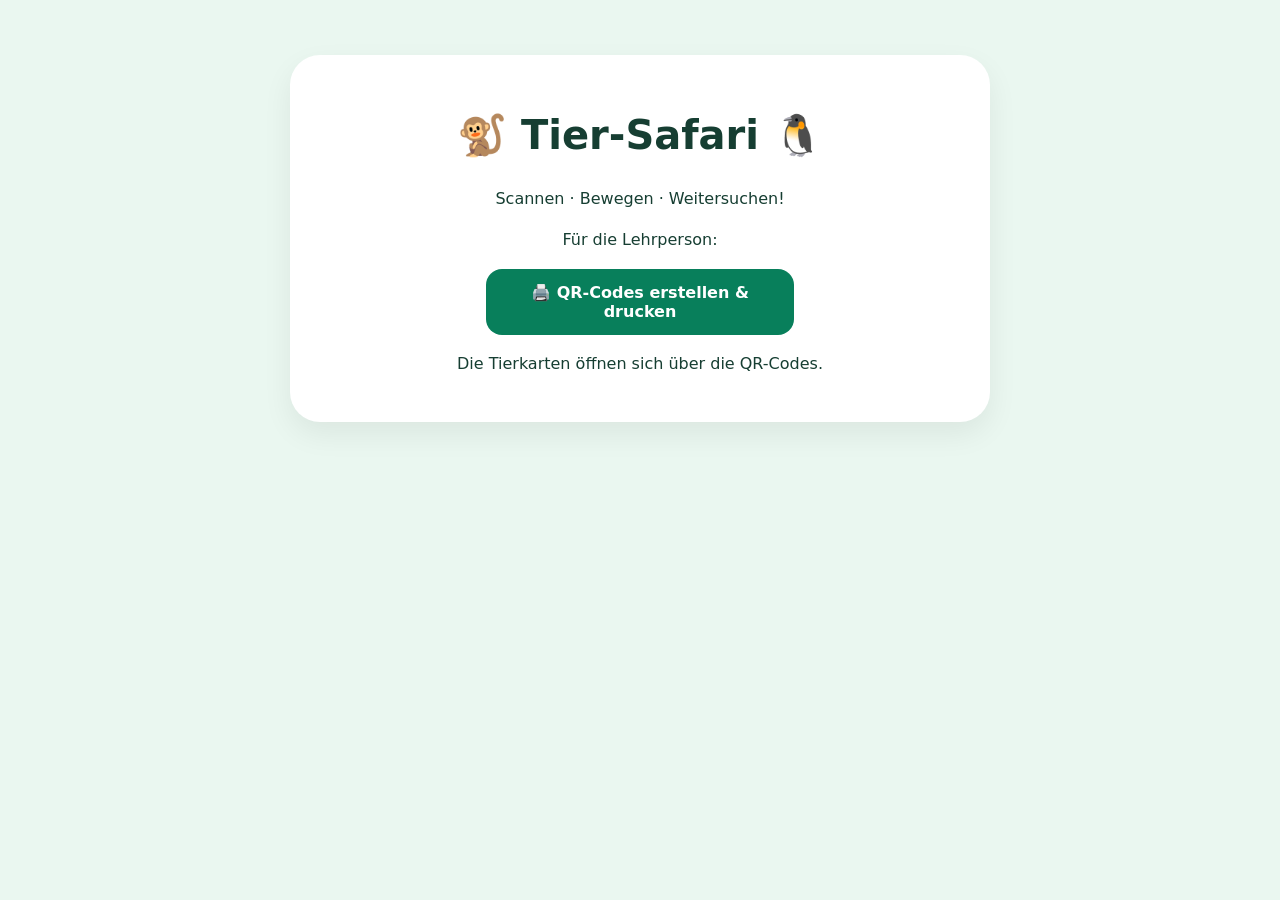
<file: index.html>
<!doctype html><html lang="de"><head><meta charset="utf-8"><meta name="viewport" content="width=device-width,initial-scale=1"><title>Tier-Safari 🐒</title><style>body{font-family:system-ui;background:#eaf7f0;color:#163e32;margin:0;padding:25px;text-align:center}main{max-width:640px;margin:30px auto;background:white;padding:30px;border-radius:30px;box-shadow:0 12px 30px #0001}h1{font-size:2.5rem}a{display:block;background:#087f5b;color:white;text-decoration:none;margin:12px auto;padding:14px;border-radius:16px;max-width:280px;font-weight:bold}p{line-height:1.6}</style></head><body><main><h1>🐒 Tier-Safari 🐧</h1><p>Scannen · Bewegen · Weitersuchen!</p><p>Für die Lehrperson:</p><a href="qr-drucken.html">🖨️ QR-Codes erstellen & drucken</a><p>Die Tierkarten öffnen sich über die QR-Codes.</p></main></body></html>
</file>
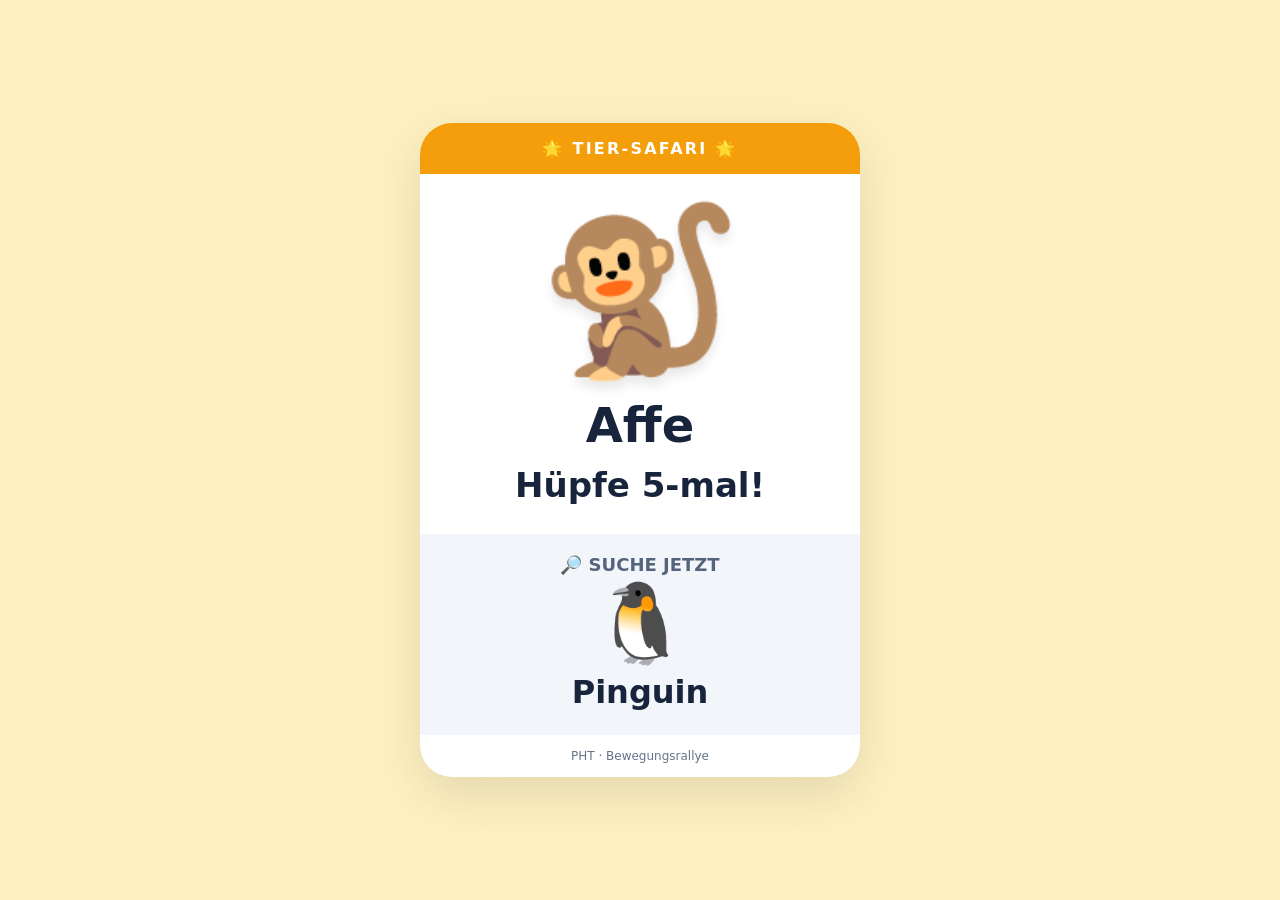
<file: affe.html>
<!doctype html><html lang="de"><head><meta charset="utf-8"><meta name="viewport" content="width=device-width,initial-scale=1"><meta name="theme-color" content="#f59e0b"><title>Affe · Tier-Safari</title><link rel="stylesheet" href="style.css"><style>:root{--bg:#fff1bf;--accent:#f59e0b}</style></head><body><main class="card"><div class="top">🌟 TIER-SAFARI 🌟</div><div class="animal" role="img" aria-label="Affe">🐒</div><h1>Affe</h1><div class="task">Hüpfe 5-mal!</div><section class="next"><small>🔎 SUCHE JETZT</small><div class="nextanimal" role="img" aria-label="Pinguin">🐧</div><strong>Pinguin</strong></section><div class="footer">PHT · Bewegungsrallye</div></main></body></html>
</file>
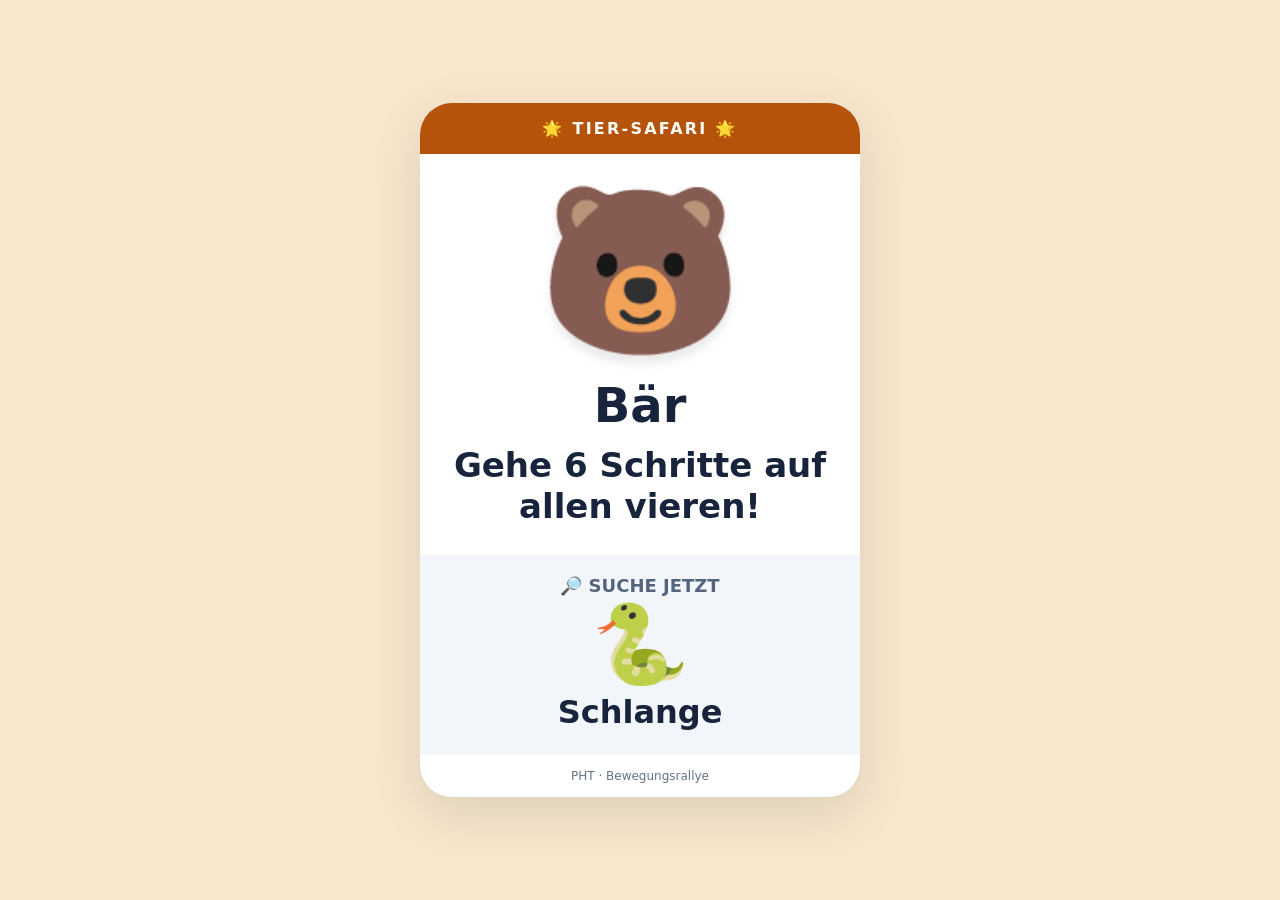
<file: baer.html>
<!doctype html><html lang="de"><head><meta charset="utf-8"><meta name="viewport" content="width=device-width,initial-scale=1"><meta name="theme-color" content="#b45309"><title>Bär · Tier-Safari</title><link rel="stylesheet" href="style.css"><style>:root{--bg:#f9e7cc;--accent:#b45309}</style></head><body><main class="card"><div class="top">🌟 TIER-SAFARI 🌟</div><div class="animal" role="img" aria-label="Bär">🐻</div><h1>Bär</h1><div class="task">Gehe 6 Schritte auf allen vieren!</div><section class="next"><small>🔎 SUCHE JETZT</small><div class="nextanimal" role="img" aria-label="Schlange">🐍</div><strong>Schlange</strong></section><div class="footer">PHT · Bewegungsrallye</div></main></body></html>
</file>
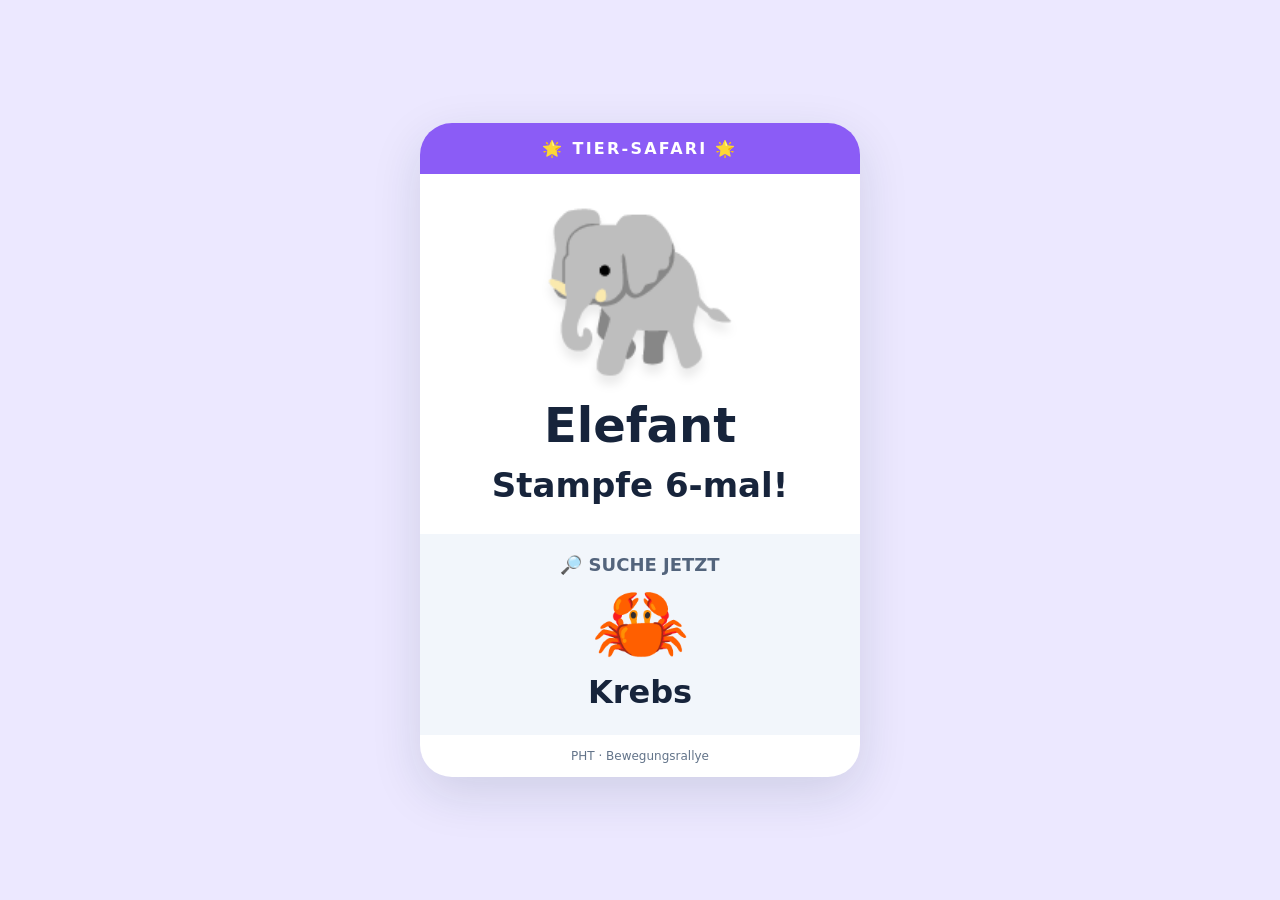
<file: elefant.html>
<!doctype html><html lang="de"><head><meta charset="utf-8"><meta name="viewport" content="width=device-width,initial-scale=1"><meta name="theme-color" content="#8b5cf6"><title>Elefant · Tier-Safari</title><link rel="stylesheet" href="style.css"><style>:root{--bg:#ece8ff;--accent:#8b5cf6}</style></head><body><main class="card"><div class="top">🌟 TIER-SAFARI 🌟</div><div class="animal" role="img" aria-label="Elefant">🐘</div><h1>Elefant</h1><div class="task">Stampfe 6-mal!</div><section class="next"><small>🔎 SUCHE JETZT</small><div class="nextanimal" role="img" aria-label="Krebs">🦀</div><strong>Krebs</strong></section><div class="footer">PHT · Bewegungsrallye</div></main></body></html>
</file>
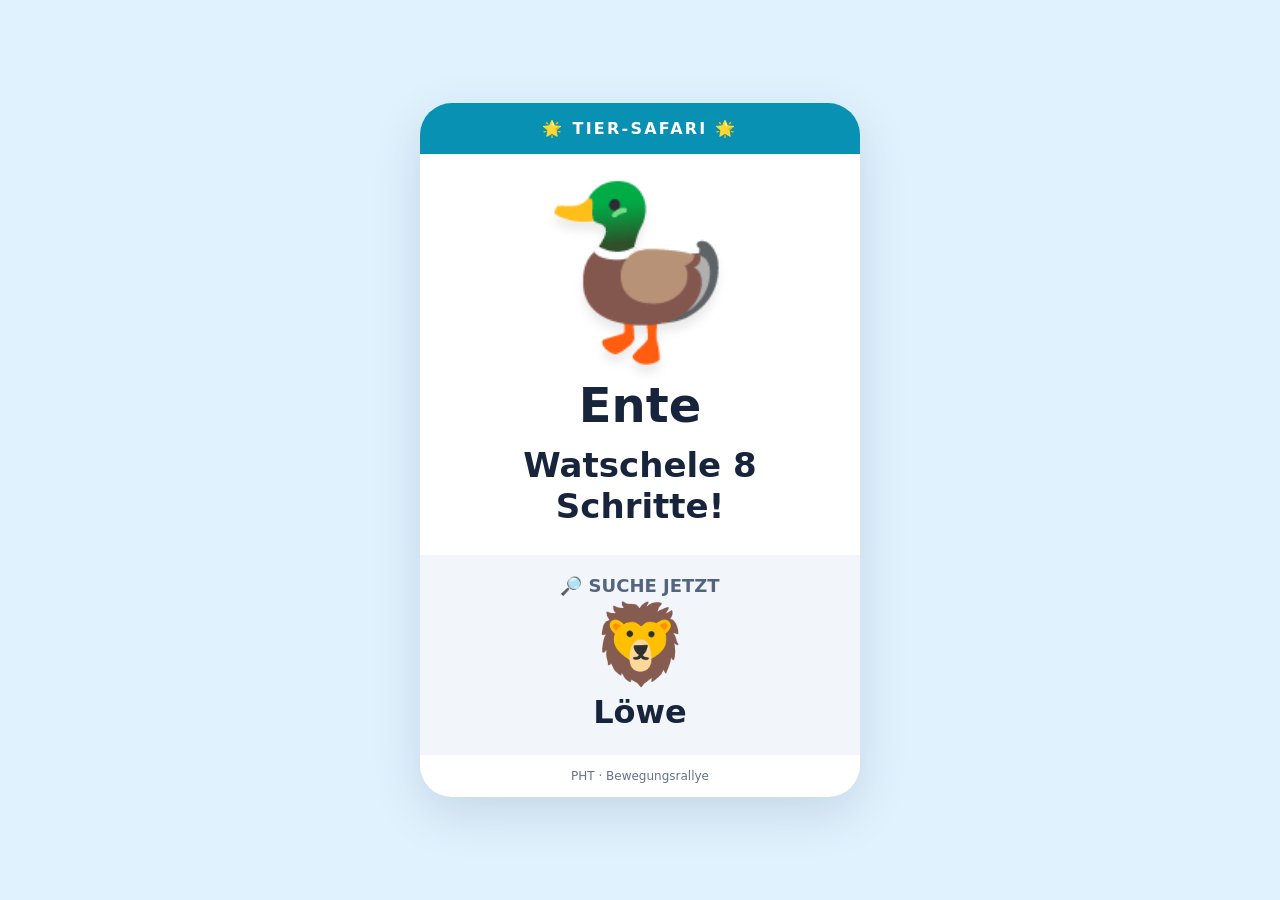
<file: ente.html>
<!doctype html><html lang="de"><head><meta charset="utf-8"><meta name="viewport" content="width=device-width,initial-scale=1"><meta name="theme-color" content="#0891b2"><title>Ente · Tier-Safari</title><link rel="stylesheet" href="style.css"><style>:root{--bg:#e0f2fe;--accent:#0891b2}</style></head><body><main class="card"><div class="top">🌟 TIER-SAFARI 🌟</div><div class="animal" role="img" aria-label="Ente">🦆</div><h1>Ente</h1><div class="task">Watschele 8 Schritte!</div><section class="next"><small>🔎 SUCHE JETZT</small><div class="nextanimal" role="img" aria-label="Löwe">🦁</div><strong>Löwe</strong></section><div class="footer">PHT · Bewegungsrallye</div></main></body></html>
</file>
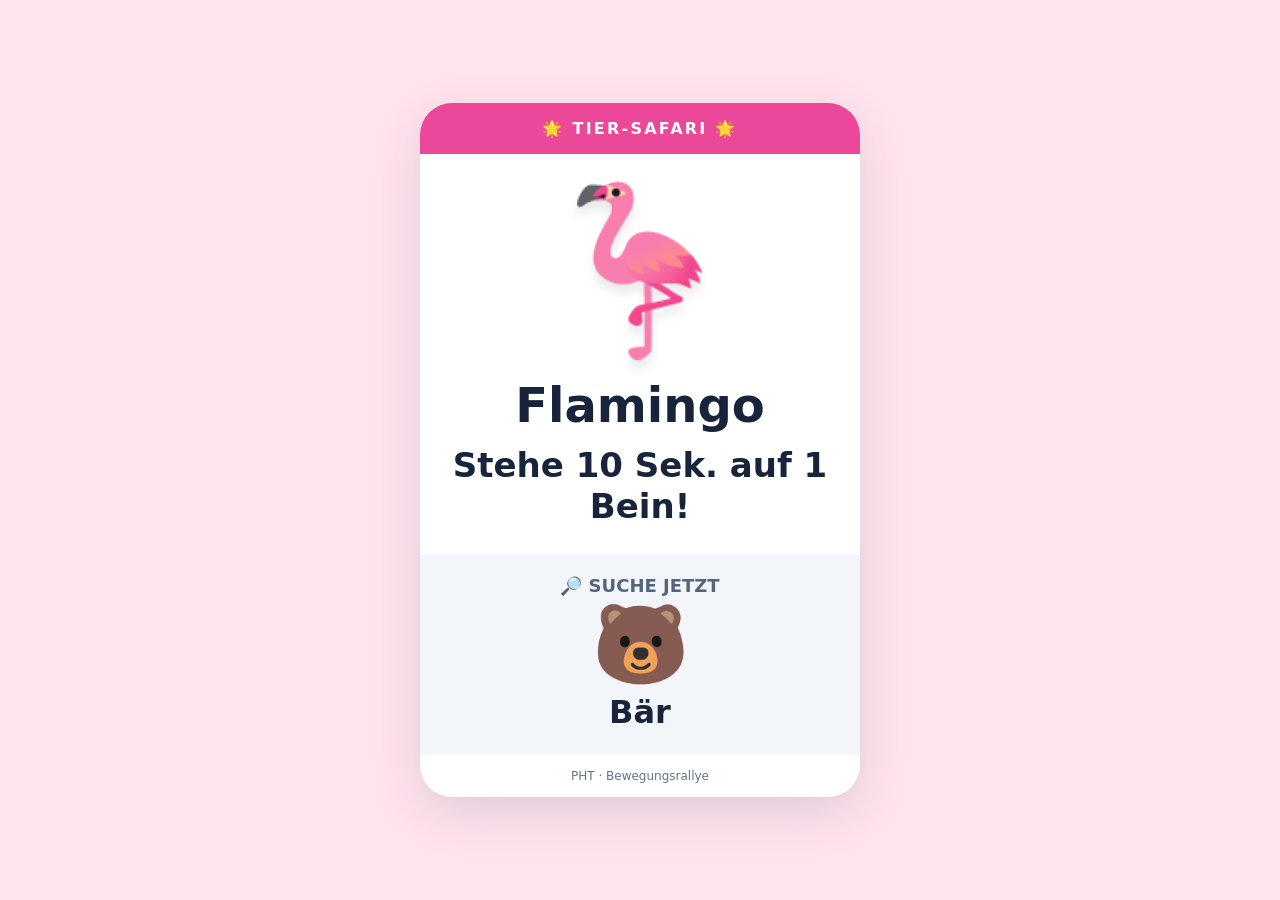
<file: flamingo.html>
<!doctype html><html lang="de"><head><meta charset="utf-8"><meta name="viewport" content="width=device-width,initial-scale=1"><meta name="theme-color" content="#ec4899"><title>Flamingo · Tier-Safari</title><link rel="stylesheet" href="style.css"><style>:root{--bg:#ffe4ef;--accent:#ec4899}</style></head><body><main class="card"><div class="top">🌟 TIER-SAFARI 🌟</div><div class="animal" role="img" aria-label="Flamingo">🦩</div><h1>Flamingo</h1><div class="task">Stehe 10 Sek. auf 1 Bein!</div><section class="next"><small>🔎 SUCHE JETZT</small><div class="nextanimal" role="img" aria-label="Bär">🐻</div><strong>Bär</strong></section><div class="footer">PHT · Bewegungsrallye</div></main></body></html>
</file>
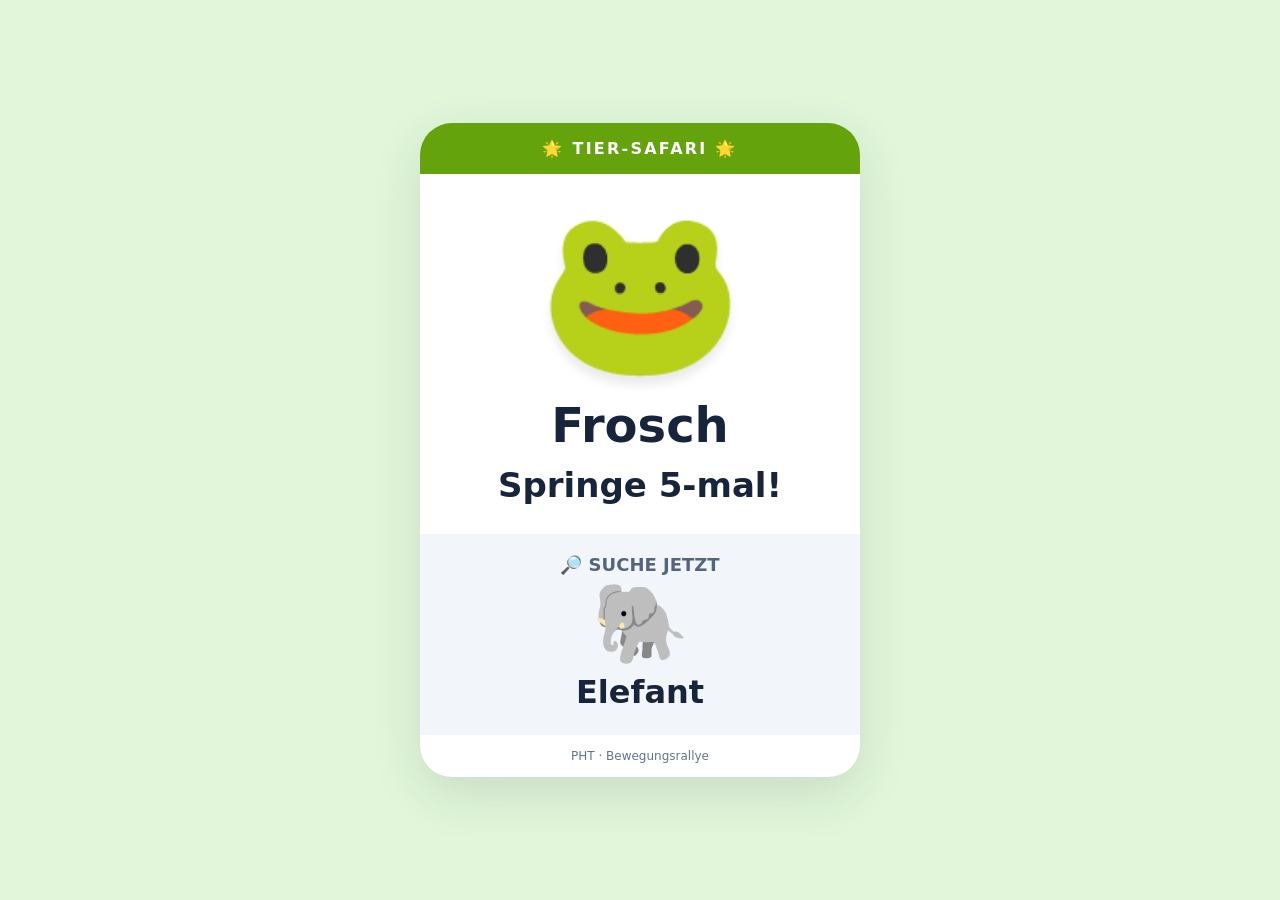
<file: frosch.html>
<!doctype html><html lang="de"><head><meta charset="utf-8"><meta name="viewport" content="width=device-width,initial-scale=1"><meta name="theme-color" content="#65a30d"><title>Frosch · Tier-Safari</title><link rel="stylesheet" href="style.css"><style>:root{--bg:#e2f7d9;--accent:#65a30d}</style></head><body><main class="card"><div class="top">🌟 TIER-SAFARI 🌟</div><div class="animal" role="img" aria-label="Frosch">🐸</div><h1>Frosch</h1><div class="task">Springe 5-mal!</div><section class="next"><small>🔎 SUCHE JETZT</small><div class="nextanimal" role="img" aria-label="Elefant">🐘</div><strong>Elefant</strong></section><div class="footer">PHT · Bewegungsrallye</div></main></body></html>
</file>
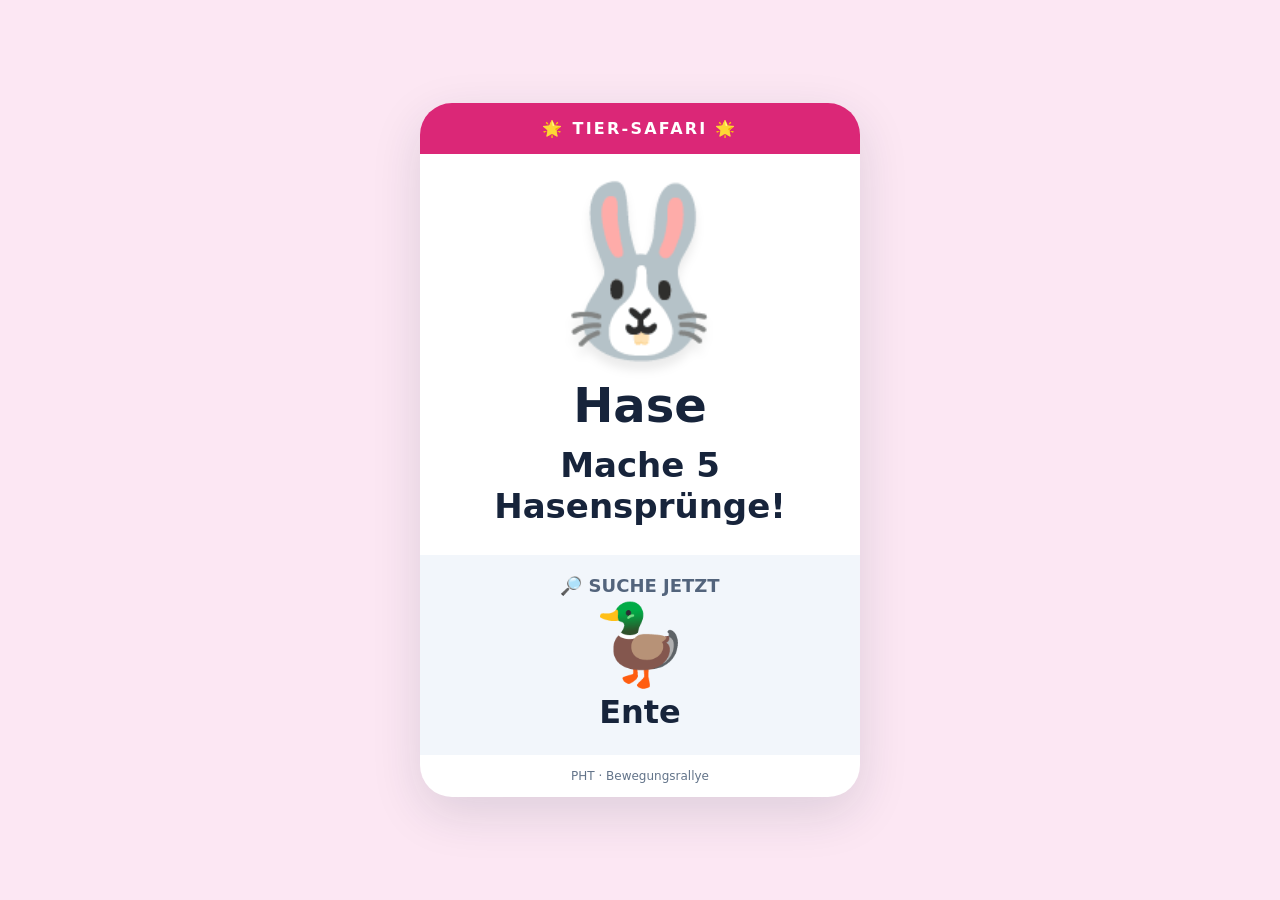
<file: hase.html>
<!doctype html><html lang="de"><head><meta charset="utf-8"><meta name="viewport" content="width=device-width,initial-scale=1"><meta name="theme-color" content="#db2777"><title>Hase · Tier-Safari</title><link rel="stylesheet" href="style.css"><style>:root{--bg:#fce7f3;--accent:#db2777}</style></head><body><main class="card"><div class="top">🌟 TIER-SAFARI 🌟</div><div class="animal" role="img" aria-label="Hase">🐰</div><h1>Hase</h1><div class="task">Mache 5 Hasensprünge!</div><section class="next"><small>🔎 SUCHE JETZT</small><div class="nextanimal" role="img" aria-label="Ente">🦆</div><strong>Ente</strong></section><div class="footer">PHT · Bewegungsrallye</div></main></body></html>
</file>
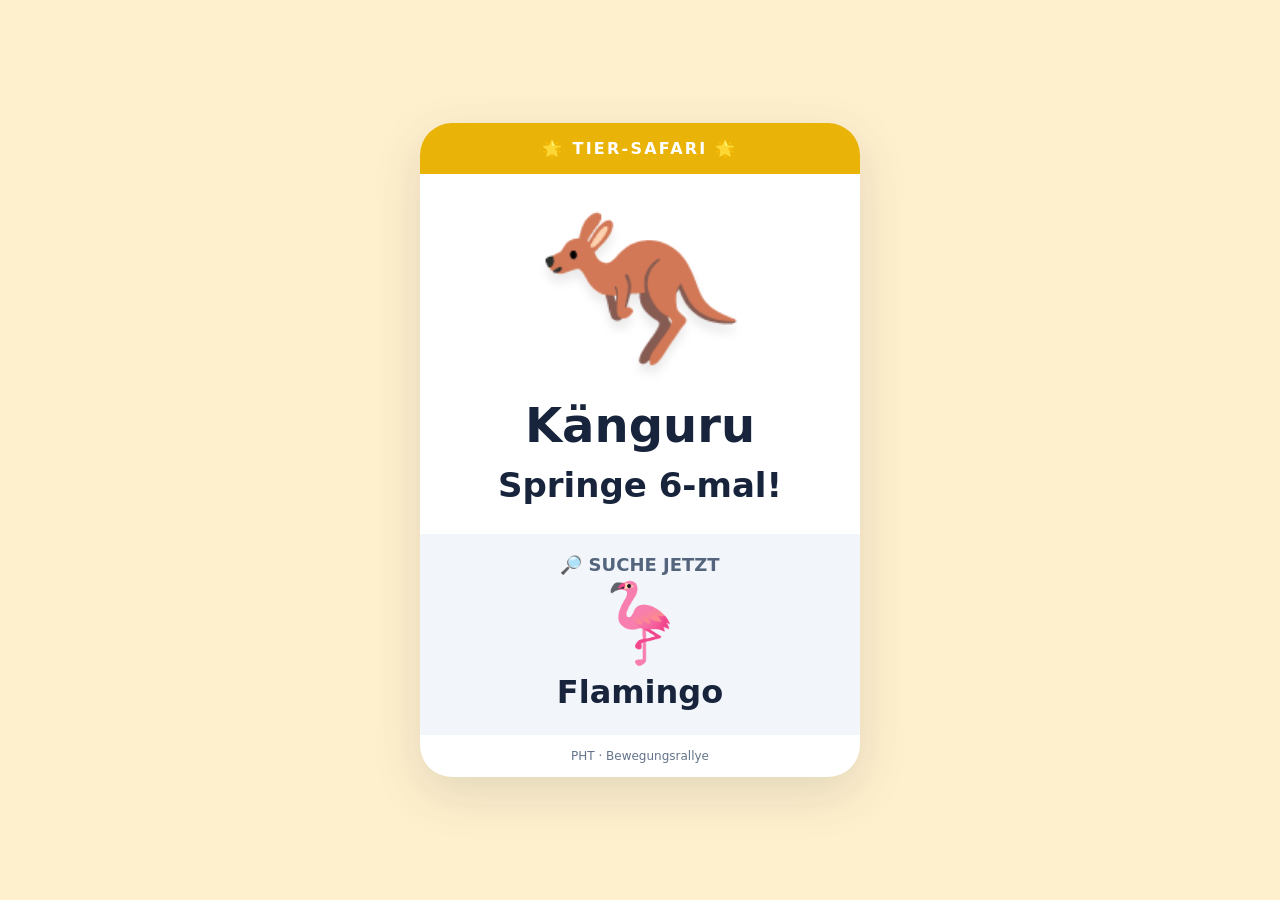
<file: kaenguru.html>
<!doctype html><html lang="de"><head><meta charset="utf-8"><meta name="viewport" content="width=device-width,initial-scale=1"><meta name="theme-color" content="#eab308"><title>Känguru · Tier-Safari</title><link rel="stylesheet" href="style.css"><style>:root{--bg:#fff0cd;--accent:#eab308}</style></head><body><main class="card"><div class="top">🌟 TIER-SAFARI 🌟</div><div class="animal" role="img" aria-label="Känguru">🦘</div><h1>Känguru</h1><div class="task">Springe 6-mal!</div><section class="next"><small>🔎 SUCHE JETZT</small><div class="nextanimal" role="img" aria-label="Flamingo">🦩</div><strong>Flamingo</strong></section><div class="footer">PHT · Bewegungsrallye</div></main></body></html>
</file>
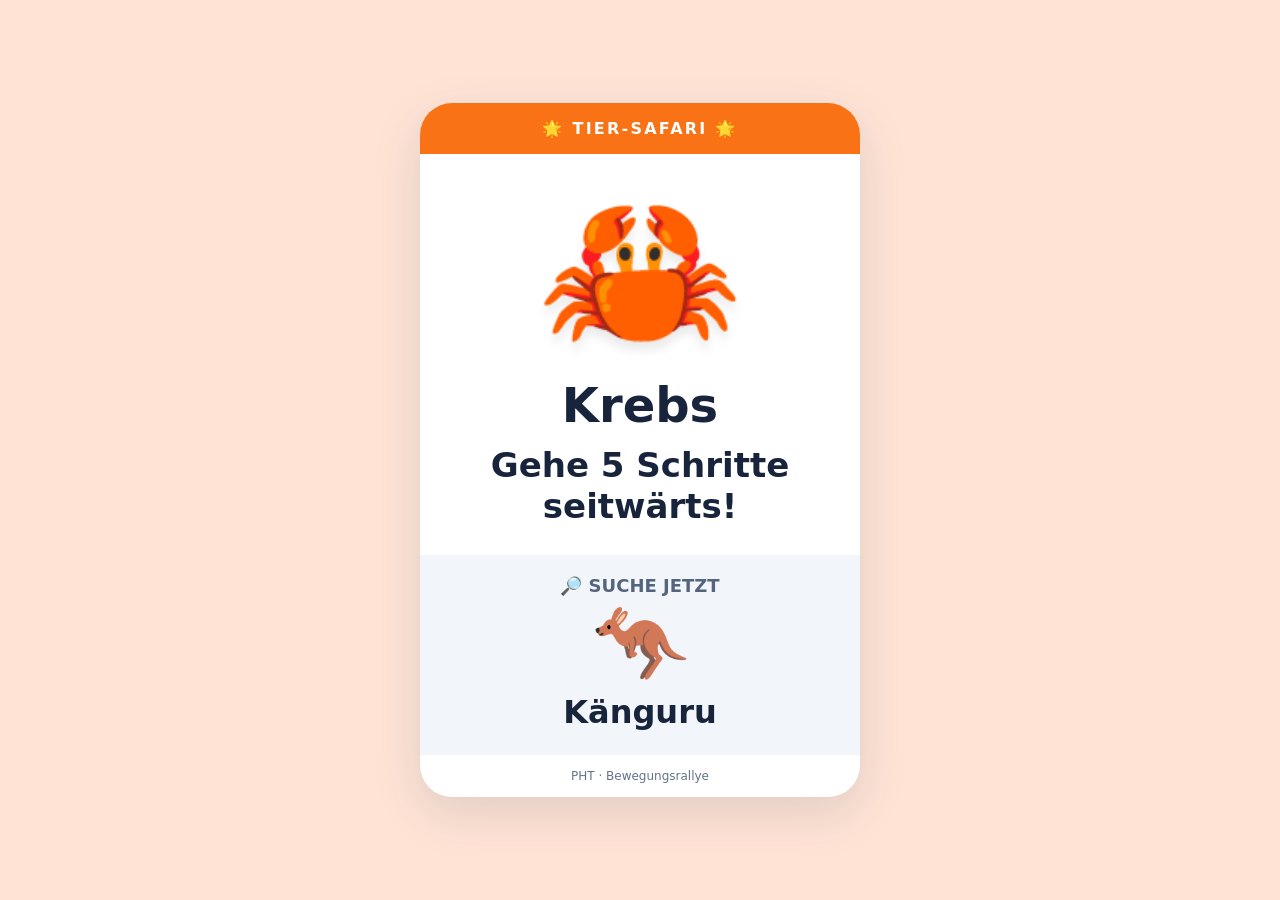
<file: krebs.html>
<!doctype html><html lang="de"><head><meta charset="utf-8"><meta name="viewport" content="width=device-width,initial-scale=1"><meta name="theme-color" content="#f97316"><title>Krebs · Tier-Safari</title><link rel="stylesheet" href="style.css"><style>:root{--bg:#ffe4d6;--accent:#f97316}</style></head><body><main class="card"><div class="top">🌟 TIER-SAFARI 🌟</div><div class="animal" role="img" aria-label="Krebs">🦀</div><h1>Krebs</h1><div class="task">Gehe 5 Schritte seitwärts!</div><section class="next"><small>🔎 SUCHE JETZT</small><div class="nextanimal" role="img" aria-label="Känguru">🦘</div><strong>Känguru</strong></section><div class="footer">PHT · Bewegungsrallye</div></main></body></html>
</file>
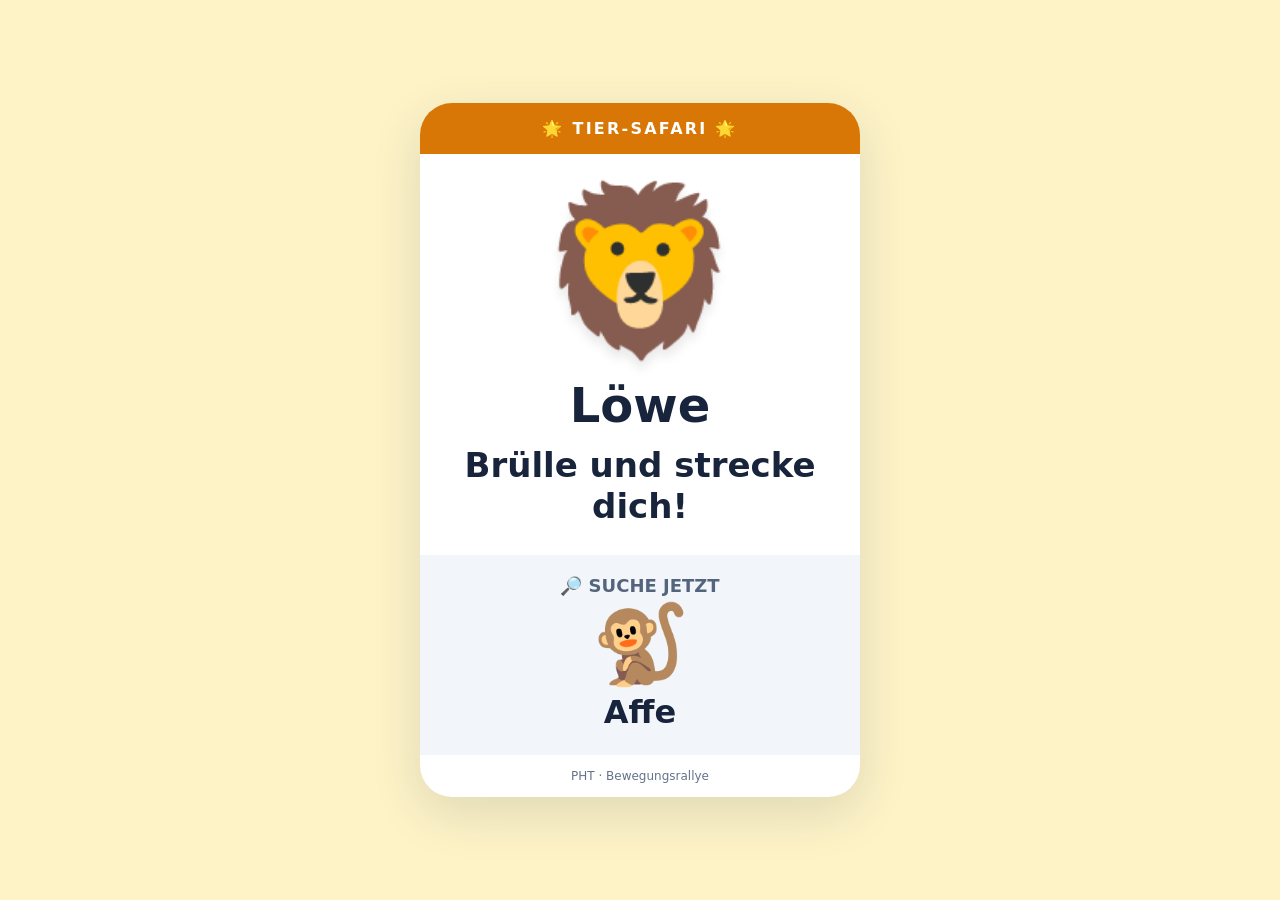
<file: loewe.html>
<!doctype html><html lang="de"><head><meta charset="utf-8"><meta name="viewport" content="width=device-width,initial-scale=1"><meta name="theme-color" content="#d97706"><title>Löwe · Tier-Safari</title><link rel="stylesheet" href="style.css"><style>:root{--bg:#fef3c7;--accent:#d97706}</style></head><body><main class="card"><div class="top">🌟 TIER-SAFARI 🌟</div><div class="animal" role="img" aria-label="Löwe">🦁</div><h1>Löwe</h1><div class="task">Brülle und strecke dich!</div><section class="next"><small>🔎 SUCHE JETZT</small><div class="nextanimal" role="img" aria-label="Affe">🐒</div><strong>Affe</strong></section><div class="footer">PHT · Bewegungsrallye</div></main></body></html>
</file>
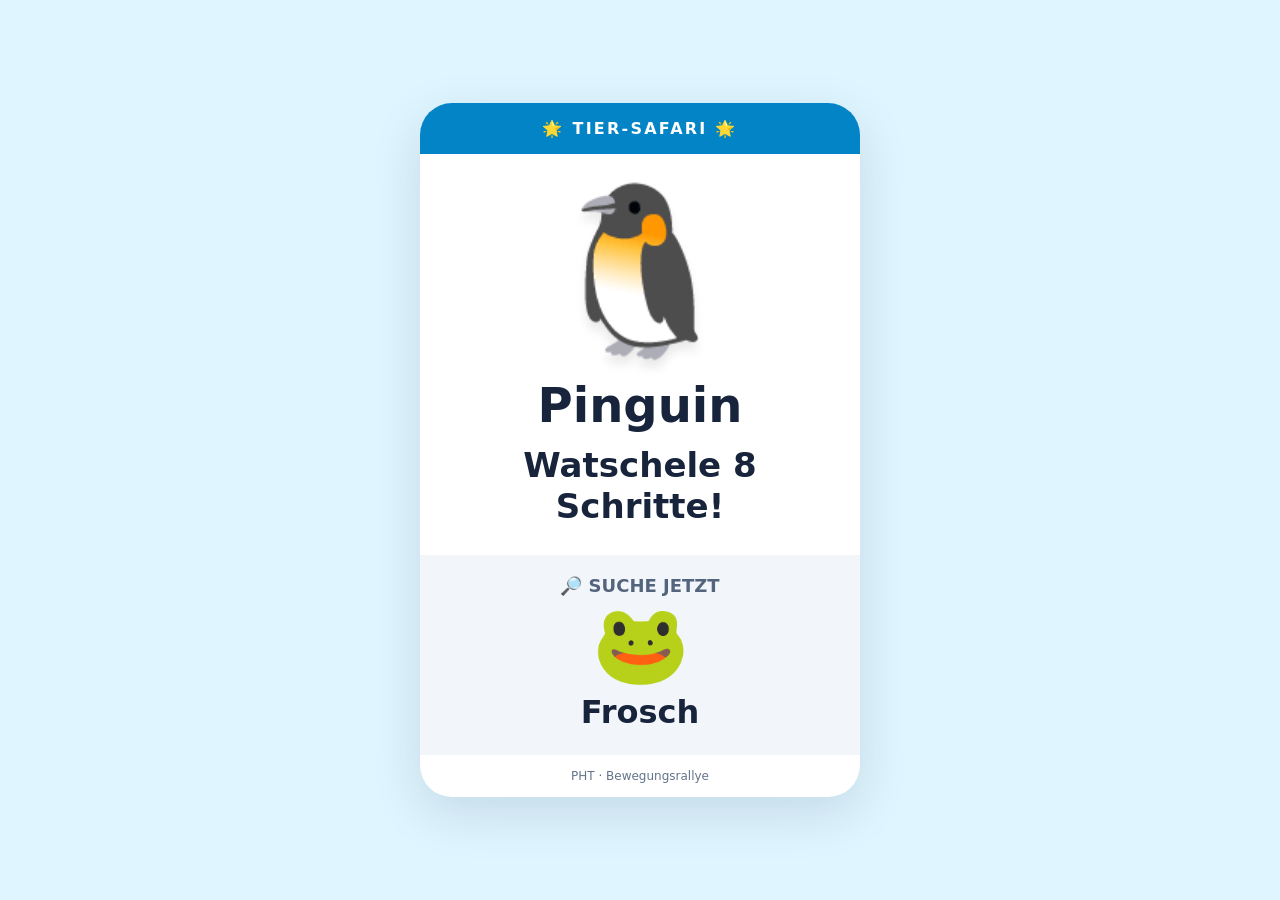
<file: pinguin.html>
<!doctype html><html lang="de"><head><meta charset="utf-8"><meta name="viewport" content="width=device-width,initial-scale=1"><meta name="theme-color" content="#0284c7"><title>Pinguin · Tier-Safari</title><link rel="stylesheet" href="style.css"><style>:root{--bg:#dff5ff;--accent:#0284c7}</style></head><body><main class="card"><div class="top">🌟 TIER-SAFARI 🌟</div><div class="animal" role="img" aria-label="Pinguin">🐧</div><h1>Pinguin</h1><div class="task">Watschele 8 Schritte!</div><section class="next"><small>🔎 SUCHE JETZT</small><div class="nextanimal" role="img" aria-label="Frosch">🐸</div><strong>Frosch</strong></section><div class="footer">PHT · Bewegungsrallye</div></main></body></html>
</file>
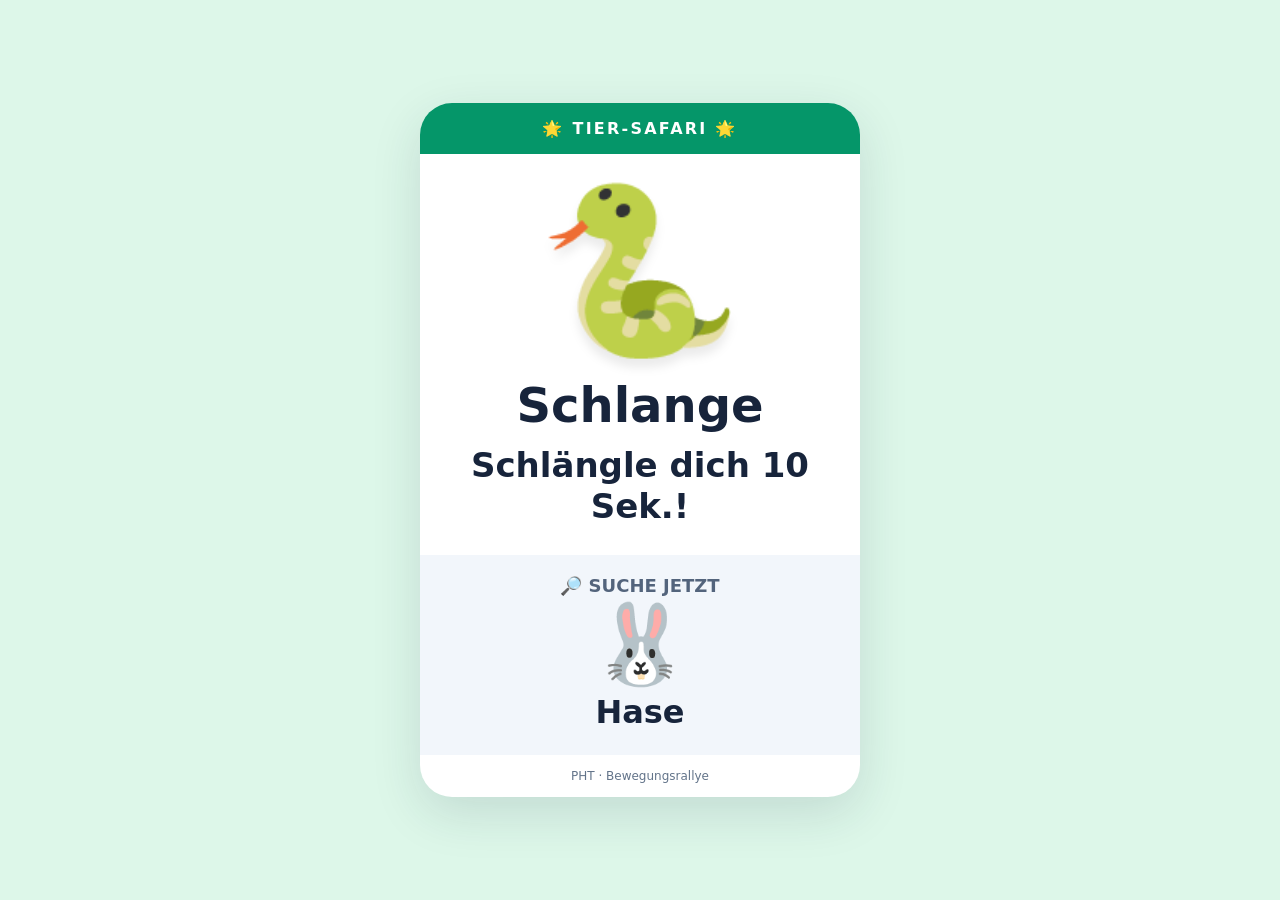
<file: schlange.html>
<!doctype html><html lang="de"><head><meta charset="utf-8"><meta name="viewport" content="width=device-width,initial-scale=1"><meta name="theme-color" content="#059669"><title>Schlange · Tier-Safari</title><link rel="stylesheet" href="style.css"><style>:root{--bg:#ddf7e9;--accent:#059669}</style></head><body><main class="card"><div class="top">🌟 TIER-SAFARI 🌟</div><div class="animal" role="img" aria-label="Schlange">🐍</div><h1>Schlange</h1><div class="task">Schlängle dich 10 Sek.!</div><section class="next"><small>🔎 SUCHE JETZT</small><div class="nextanimal" role="img" aria-label="Hase">🐰</div><strong>Hase</strong></section><div class="footer">PHT · Bewegungsrallye</div></main></body></html>
</file>
<file: style.css>
*{box-sizing:border-box}body{margin:0;font-family:system-ui,-apple-system,Segoe UI,sans-serif;color:#17243b;background:var(--bg);min-height:100svh;display:grid;place-items:center;padding:18px}.card{width:min(100%,440px);background:white;border-radius:32px;box-shadow:0 16px 50px #182c4522;overflow:hidden;text-align:center}.top{background:var(--accent);color:white;padding:16px;font-size:16px;font-weight:800;letter-spacing:.14em}.animal{font-size:clamp(110px,30vw,164px);line-height:1.3;padding-top:10px;filter:drop-shadow(0 9px 5px #00000014)}h1{font-size:clamp(35px,9vw,48px);margin:0 0 12px}.task{font-size:clamp(26px,7vw,34px);font-weight:850;line-height:1.2;margin:10px 20px 28px}.next{background:#f2f6fb;padding:20px 10px 24px}.next small{font-size:18px;color:#53647c;font-weight:700}.next .nextanimal{font-size:78px;line-height:1.25}.next strong{display:block;font-size:32px}.footer{font-size:12px;color:#63748a;padding:14px}a{color:inherit}
</file>
